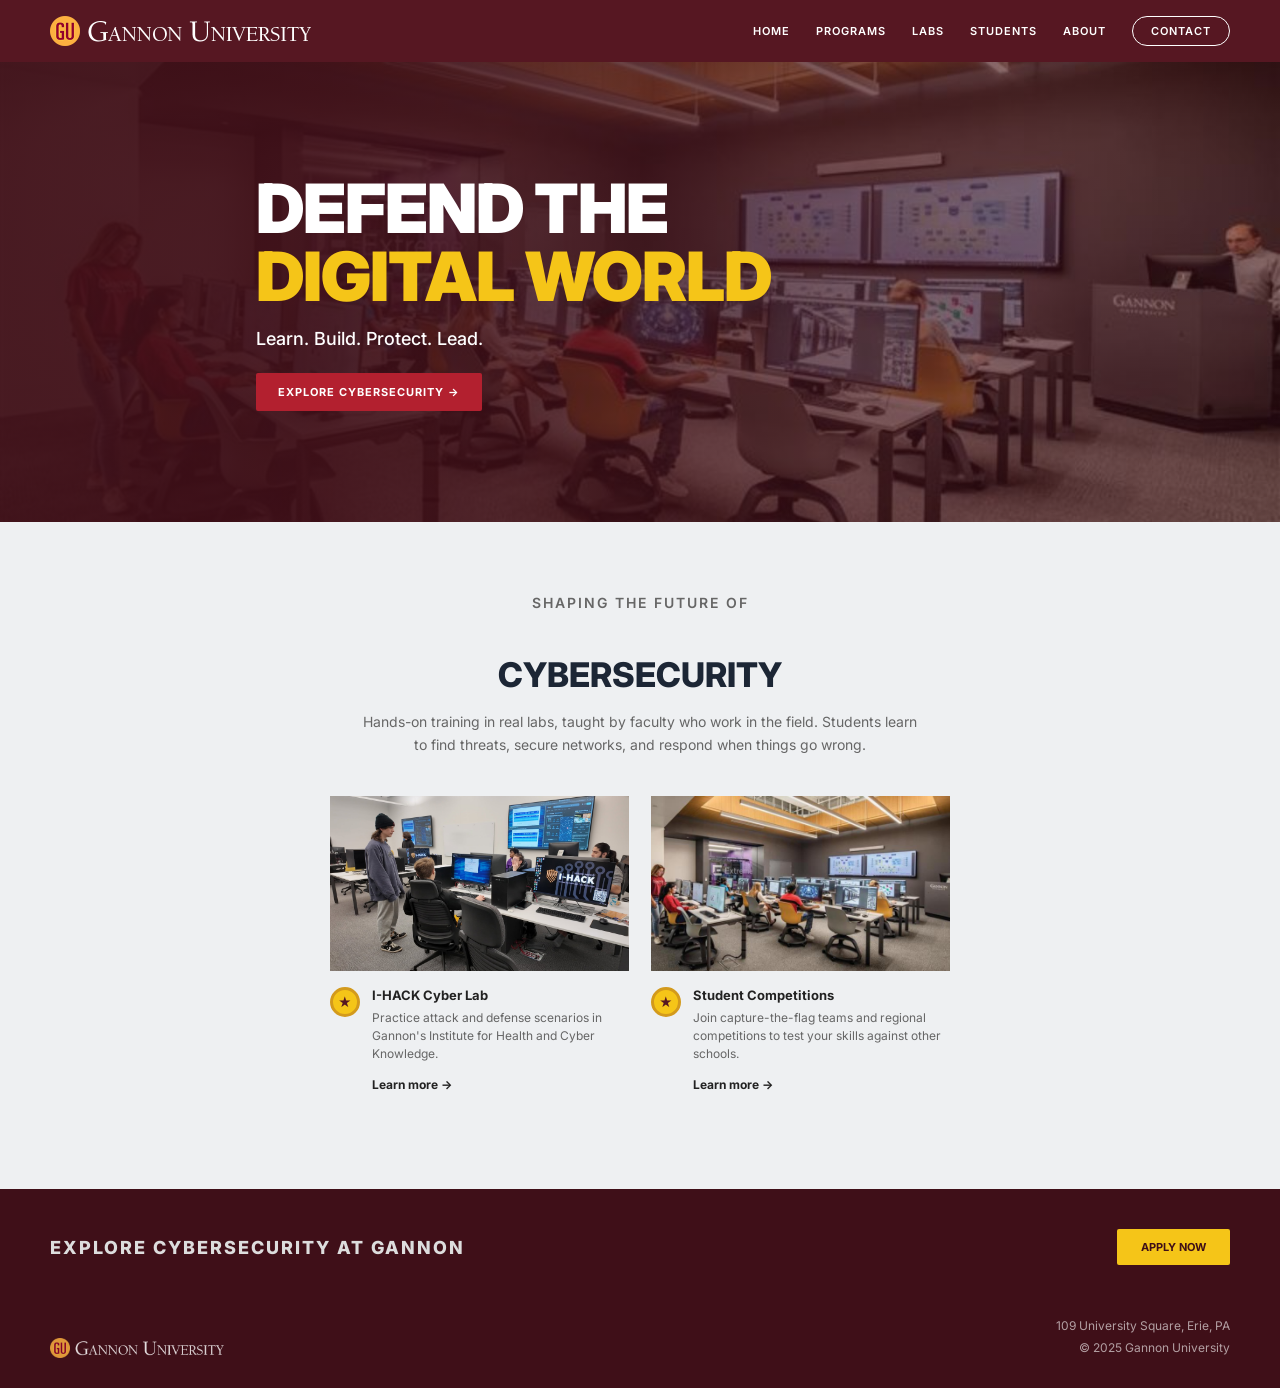
<file: gannon-cyber/index.html>
<!DOCTYPE html>
<html lang="en">
<head>
  <meta charset="UTF-8">
  <meta name="viewport" content="width=device-width, initial-scale=1.0">
  <title>Cybersecurity | Gannon University</title>
  <link href="https://fonts.googleapis.com/css2?family=Inter:wght@400;500;600;800;900&display=swap" rel="stylesheet">
  <style>
    :root {
      --maroon: #561722;
      --maroon-dark: #3f0f18;
      --gold: #f5c518;
      --red: #b3202f;
      --light: #eef0f2;
      --navy: #1c2635;
      --text: #222;
      --muted: #666;
    }

    * { margin: 0; padding: 0; box-sizing: border-box; }

    body {
      font-family: 'Inter', Arial, sans-serif;
      color: var(--text);
      background: #fff;
    }

    a { text-decoration: none; color: inherit; }

    /* Header */
    header {
      background: var(--maroon);
      padding: 16px 50px;
      display: flex;
      justify-content: space-between;
      align-items: center;
    }

    .logo img {
      height: 30px;
      display: block;
    }

    nav {
      display: flex;
      align-items: center;
      gap: 26px;
    }

    nav a {
      color: #fff;
      font-size: 11px;
      font-weight: 600;
      letter-spacing: 1px;
      text-transform: uppercase;
    }

    nav a:hover { color: var(--gold); }

    nav .contact-btn {
      border: 1.5px solid #fff;
      border-radius: 20px;
      padding: 7px 18px;
    }

    nav .contact-btn:hover {
      background: #fff;
      color: var(--maroon);
    }

    /* Hero */
    .hero {
      min-height: 460px;
      background:
        linear-gradient(90deg, rgba(63,15,24,0.93) 25%, rgba(63,15,24,0.7) 60%, rgba(63,15,24,0.5)),
        url('images/cybersecurity.jpg') center/cover no-repeat;
      display: flex;
      align-items: center;
      padding: 60px 50px 60px 20%;
    }

    .hero h1 {
      font-size: 68px;
      font-weight: 900;
      line-height: 1;
      letter-spacing: -1px;
      color: #fff;
      text-transform: uppercase;
    }

    .hero h1 span {
      display: block;
      color: var(--gold);
    }

    .hero p {
      color: #fff;
      font-size: 18px;
      font-weight: 500;
      margin: 18px 0 24px;
    }

    .btn-red {
      display: inline-block;
      background: var(--red);
      color: #fff;
      font-size: 11px;
      font-weight: 700;
      letter-spacing: 1px;
      text-transform: uppercase;
      padding: 12px 22px;
      border-radius: 2px;
    }

    .btn-red:hover { background: #8f1824; }

    /* Intro + cards */
    .intro {
      background: var(--light);
      padding: 70px 50px 80px;
      text-align: center;
    }

    .eyebrow {
      font-size: 10px;
      font-weight: 600;
      letter-spacing: 2px;
      text-transform: uppercase;
      color: var(--muted);
    }

    .intro h2 {
      font-size: 34px;
      font-weight: 800;
      color: var(--navy);
      margin: 10px 0 16px;
      text-transform: uppercase;
    }

    .intro > p {
      max-width: 560px;
      margin: 0 auto 40px;
      color: var(--muted);
      font-size: 14px;
      line-height: 1.6;
    }

    .cards {
      display: grid;
      grid-template-columns: repeat(2, 1fr);
      gap: 22px;
      max-width: 620px;
      margin: 0 auto;
      text-align: left;
    }

    .card img {
      width: 100%;
      height: 175px;
      object-fit: cover;
      display: block;
    }

    .card-body {
      display: flex;
      gap: 12px;
      padding: 16px 0;
    }

    .icon {
      flex-shrink: 0;
      width: 30px;
      height: 30px;
      border-radius: 50%;
      background: var(--gold);
      border: 3px solid #d39a1c;
      color: var(--maroon);
      display: grid;
      place-items: center;
      font-size: 13px;
    }

    .card-body h3 {
      font-size: 13px;
      font-weight: 700;
      margin-bottom: 6px;
    }

    .card-body p {
      font-size: 12px;
      color: var(--muted);
      line-height: 1.5;
      margin-bottom: 10px;
    }

    .card-body a {
      font-size: 12px;
      font-weight: 700;
      color: var(--text);
    }

    .card-body a:hover { color: var(--maroon); }

    /* CTA / footer */
    .cta {
      background: var(--maroon-dark);
      padding: 40px 50px 30px;
      color: #fff;
    }

    .cta-row {
      display: flex;
      justify-content: space-between;
      align-items: center;
      gap: 20px;
      margin-bottom: 50px;
    }

    .cta h2 {
      font-size: 18px;
      font-weight: 800;
      letter-spacing: 2px;
      color: #ddd;
      text-transform: uppercase;
    }

    .btn-gold {
      background: var(--gold);
      color: var(--maroon-dark);
      font-size: 11px;
      font-weight: 700;
      text-transform: uppercase;
      padding: 11px 24px;
      border-radius: 2px;
    }

    .btn-gold:hover { background: #ddb012; }

    .footer-row {
      display: flex;
      justify-content: space-between;
      align-items: flex-end;
      font-size: 12px;
      color: rgba(255,255,255,0.6);
    }

    .footer-row .logo img { height: 20px; opacity: 0.85; }

    .footer-links {
      text-align: right;
      line-height: 1.8;
    }

    /* Mobile */
    @media (max-width: 800px) {
      header { flex-direction: column; gap: 14px; padding: 16px 20px; }
      nav { flex-wrap: wrap; justify-content: center; gap: 14px; }
      .hero { padding: 50px 20px; }
      .hero h1 { font-size: 44px; }
      .intro { padding: 50px 20px; }
      .cards { grid-template-columns: 1fr; }
      .cta { padding: 40px 20px 24px; }
      .cta-row, .footer-row { flex-direction: column; align-items: center; text-align: center; gap: 16px; }
      .footer-links { text-align: center; }
    }
  </style>
</head>
<body>

  <header>
    <a href="#" class="logo"><img src="images/gannon-logo.png" alt="Gannon University"></a>
    <nav>
      <a href="#">Home</a>
      <a href="#">Programs</a>
      <a href="#">Labs</a>
      <a href="#">Students</a>
      <a href="#">About</a>
      <a href="#" class="contact-btn">Contact</a>
    </nav>
  </header>

  <section class="hero">
    <div>
      <h1>Defend the <span>Digital World</span></h1>
      <p>Learn. Build. Protect. Lead.</p>
      <a href="#" class="btn-red">Explore Cybersecurity &rarr;</a>
    </div>
  </section>

  <section class="intro">
    <p class="eyebrow">Shaping the future of</p>
    <h2>Cybersecurity</h2>
    <p>Hands-on training in real labs, taught by faculty who work in the field. Students learn to find threats, secure networks, and respond when things go wrong.</p>

    <div class="cards">
      <div class="card">
        <img src="images/students01.png" alt="Students working in the I-HACK lab">
        <div class="card-body">
          <div class="icon">&#9733;</div>
          <div>
            <h3>I-HACK Cyber Lab</h3>
            <p>Practice attack and defense scenarios in Gannon's Institute for Health and Cyber Knowledge.</p>
            <a href="#">Learn more &rarr;</a>
          </div>
        </div>
      </div>

      <div class="card">
        <img src="images/cybersecurity.jpg" alt="Students in the cybersecurity classroom">
        <div class="card-body">
          <div class="icon">&#9733;</div>
          <div>
            <h3>Student Competitions</h3>
            <p>Join capture-the-flag teams and regional competitions to test your skills against other schools.</p>
            <a href="#">Learn more &rarr;</a>
          </div>
        </div>
      </div>
    </div>
  </section>

  <section class="cta">
    <div class="cta-row">
      <h2>Explore Cybersecurity at Gannon</h2>
      <a href="#" class="btn-gold">Apply Now</a>
    </div>
    <div class="footer-row">
      <a href="#" class="logo"><img src="images/gannon-logo.png" alt="Gannon University"></a>
      <div class="footer-links">
        <div>109 University Square, Erie, PA</div>
        <div>&copy; 2025 Gannon University</div>
      </div>
    </div>
  </section>

</body>
</html>
</file>
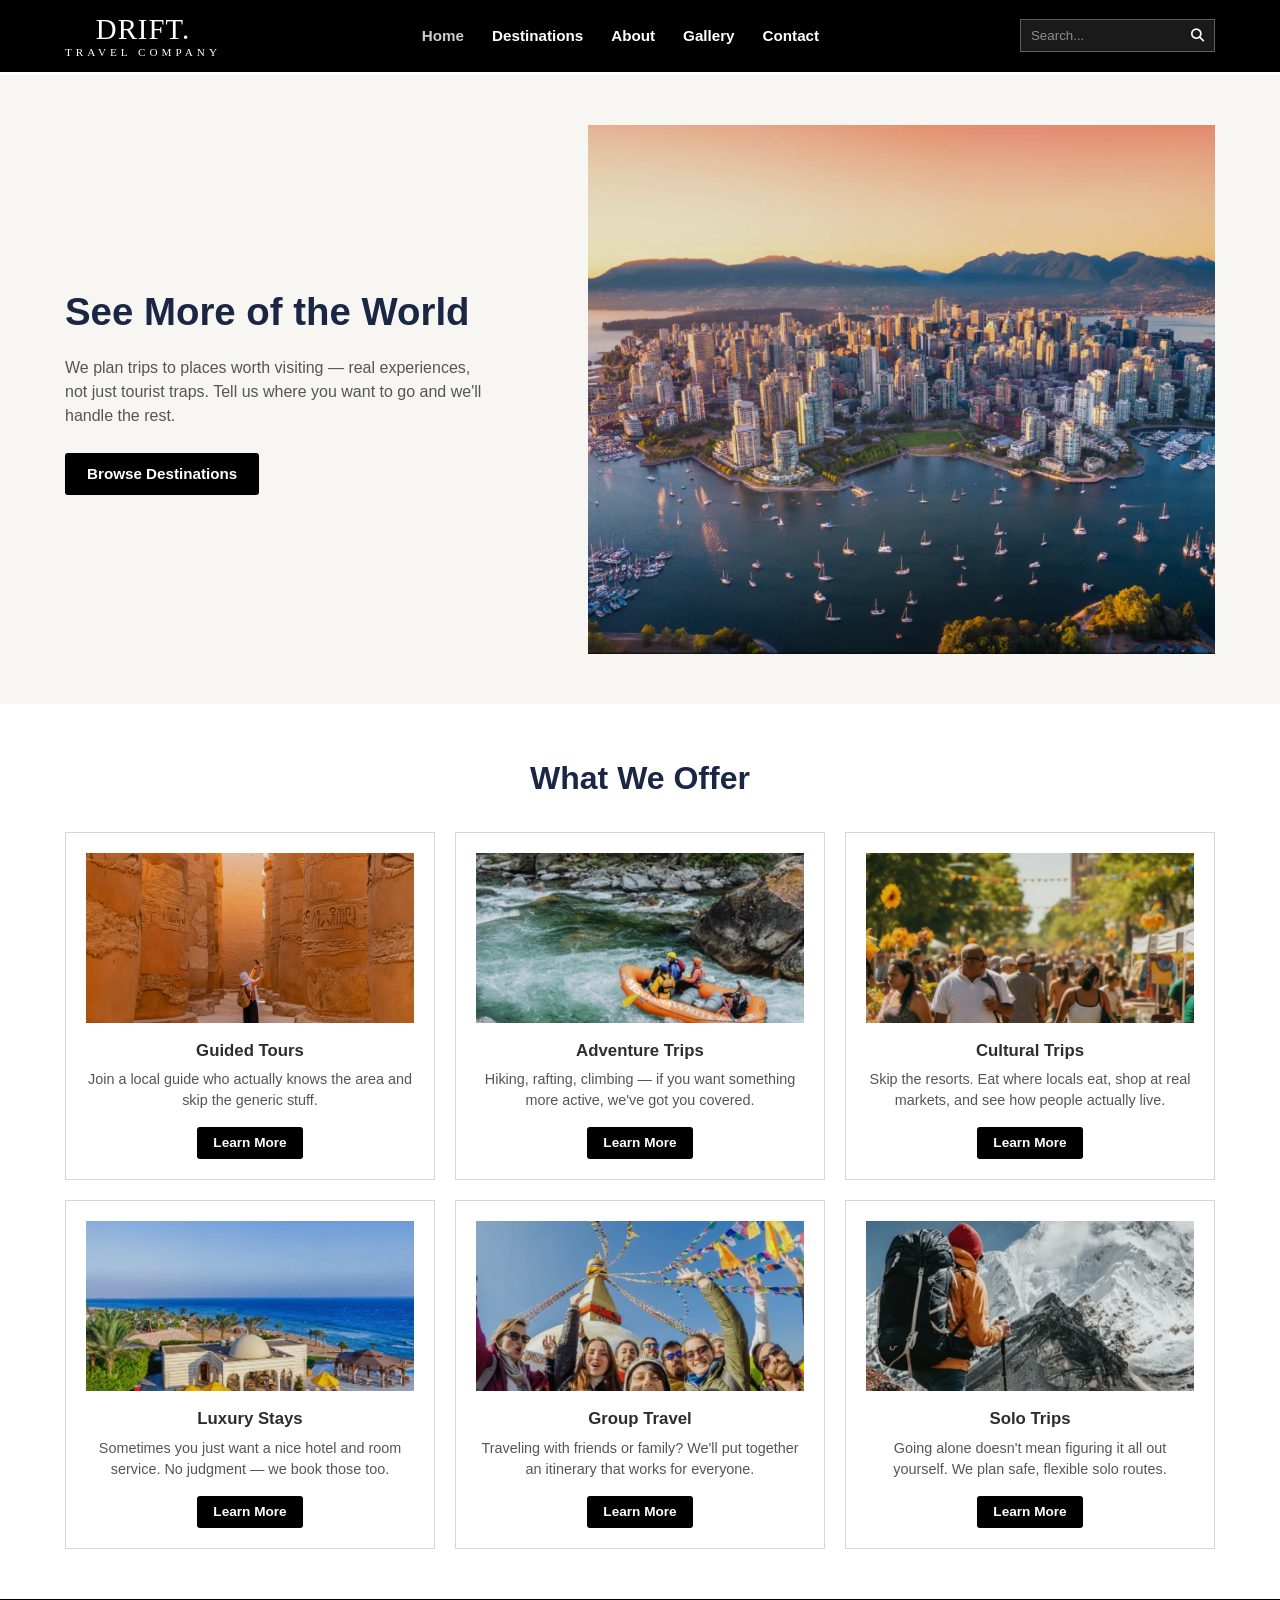
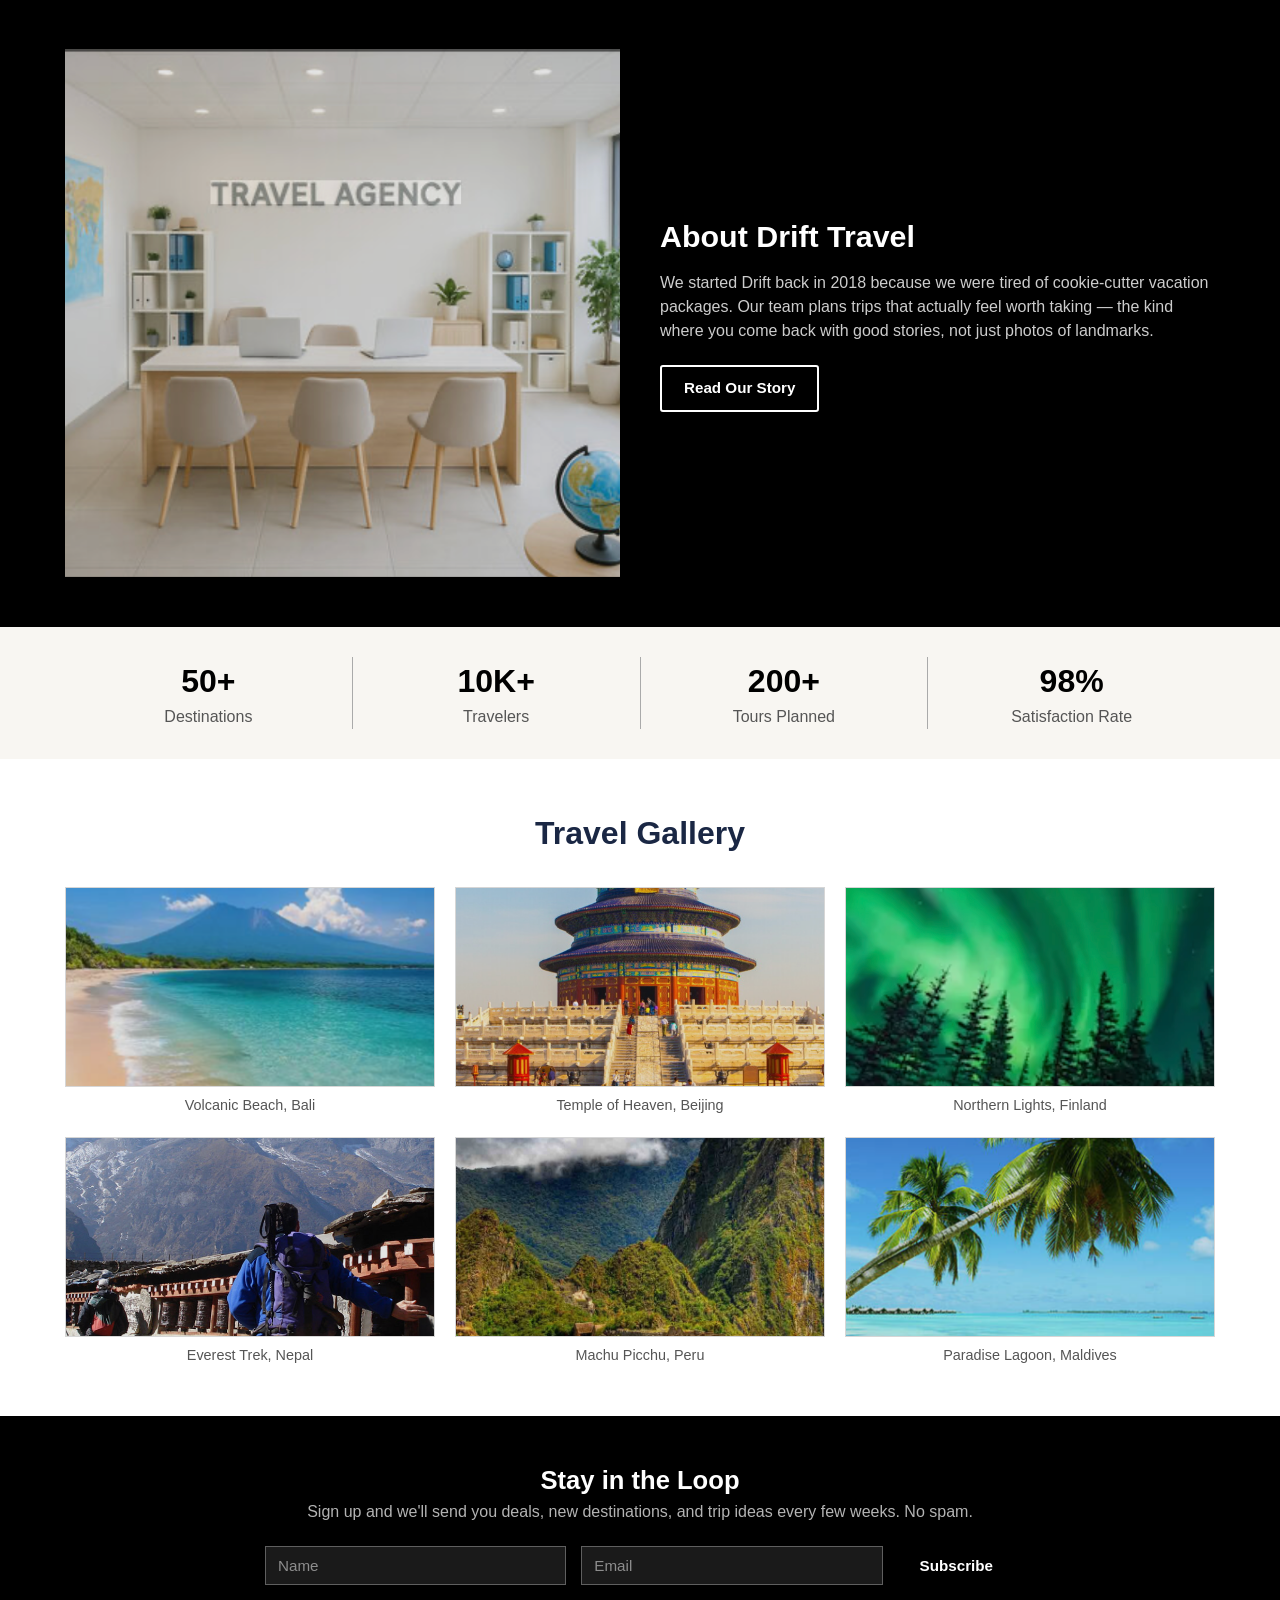
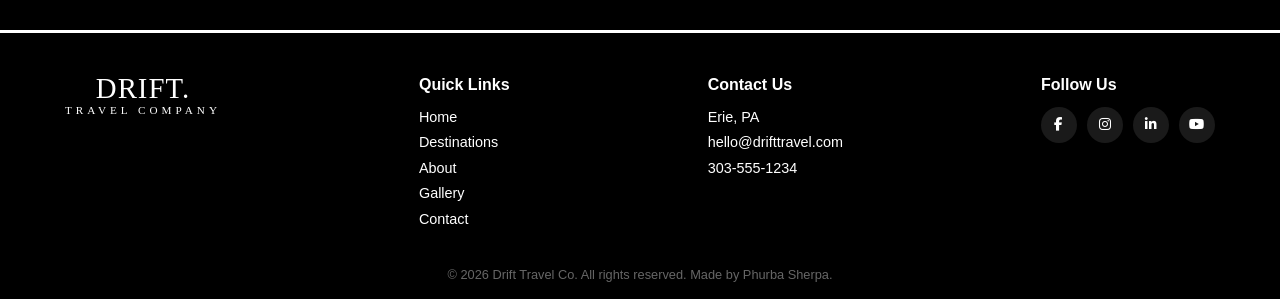
<file: Homework2/flexbox.html>
<!DOCTYPE html>
<html lang="en">
<head>
  <meta charset="UTF-8">
  <meta name="viewport" content="width=device-width, initial-scale=1.0">
  <title>Drift Travel Co. | Home</title>
  <link rel="stylesheet" href="https://cdnjs.cloudflare.com/ajax/libs/font-awesome/6.5.0/css/all.min.css">
  <link rel="stylesheet" href="flexbox.css">
</head>
<body>

  <!-- Header -->
  <header class="site-header">
    <div class="container header-inner">
      <a href="flexbox.html" class="logo">
        <span class="logo-main">DRIFT<span class="logo-accent">.</span></span>
        <span class="logo-sub">TRAVEL COMPANY</span>
      </a>

      <nav class="main-nav">
        <ul>
          <li><a href="flexbox.html" class="active">Home</a></li>
          <li><a href="grid.html">Destinations</a></li>
          <li><a href="#about">About</a></li>
          <li><a href="#gallery">Gallery</a></li>
          <li><a href="#contact">Contact</a></li>
        </ul>
      </nav>

      <form class="search" action="#">
        <input type="search" placeholder="Search...">
        <button type="submit"><i class="fa-solid fa-magnifying-glass"></i></button>
      </form>
    </div>
  </header>

  <main>

    <!-- Hero section -->
    <section class="hero">
      <div class="container hero-inner">
        <div class="hero-text">
          <h1>See More of the World</h1>
          <p>We plan trips to places worth visiting — real experiences, not just tourist traps. Tell us where you want to go and we'll handle the rest.</p>
          <a href="grid.html" class="btn">Browse Destinations</a>
        </div>
        <div class="hero-img">
          <img src="images/hero.png" alt="Aerial view of coastal city at sunset">
        </div>
      </div>
    </section>

    <!-- Services -->
    <section class="services" id="services">
      <div class="container">
        <h2 class="section-title">What We Offer</h2>
        <div class="card-row">
          <article class="card">
            <img src="images/guided-tours.png" alt="Tourist exploring ancient temple columns">
            <h3>Guided Tours</h3>
            <p>Join a local guide who actually knows the area and skip the generic stuff.</p>
            <a href="#" class="btn btn-small">Learn More</a>
          </article>
          <article class="card">
            <img src="images/adventure.png" alt="Group whitewater rafting through rapids">
            <h3>Adventure Trips</h3>
            <p>Hiking, rafting, climbing — if you want something more active, we've got you covered.</p>
            <a href="#" class="btn btn-small">Learn More</a>
          </article>
          <article class="card">
            <img src="images/cultural.png" alt="Vibrant street festival with local vendors">
            <h3>Cultural Trips</h3>
            <p>Skip the resorts. Eat where locals eat, shop at real markets, and see how people actually live.</p>
            <a href="#" class="btn btn-small">Learn More</a>
          </article>
          <article class="card">
            <img src="images/luxury.png" alt="Luxury beachfront resort with pool">
            <h3>Luxury Stays</h3>
            <p>Sometimes you just want a nice hotel and room service. No judgment — we book those too.</p>
            <a href="#" class="btn btn-small">Learn More</a>
          </article>
          <article class="card">
            <img src="images/group.png" alt="Group of friends traveling together">
            <h3>Group Travel</h3>
            <p>Traveling with friends or family? We'll put together an itinerary that works for everyone.</p>
            <a href="#" class="btn btn-small">Learn More</a>
          </article>
          <article class="card">
            <img src="images/solo.png" alt="Solo hiker facing mountain peaks">
            <h3>Solo Trips</h3>
            <p>Going alone doesn't mean figuring it all out yourself. We plan safe, flexible solo routes.</p>
            <a href="#" class="btn btn-small">Learn More</a>
          </article>
        </div>
      </div>
    </section>

    <!-- About -->
    <section class="about" id="about">
      <div class="container about-inner">
        <div class="about-img">
          <img src="images/about.png" alt="Drift Travel agency office">
        </div>
        <div class="about-text">
          <h2>About Drift Travel</h2>
          <p>We started Drift back in 2018 because we were tired of cookie-cutter vacation packages. Our team plans trips that actually feel worth taking — the kind where you come back with good stories, not just photos of landmarks.</p>
          <a href="#" class="btn btn-outline">Read Our Story</a>
        </div>
      </div>
    </section>

    <!-- Stats -->
    <section class="stats">
      <div class="container stats-row">
        <div class="stat">
          <span class="stat-num">50+</span>
          <span class="stat-label">Destinations</span>
        </div>
        <div class="stat">
          <span class="stat-num">10K+</span>
          <span class="stat-label">Travelers</span>
        </div>
        <div class="stat">
          <span class="stat-num">200+</span>
          <span class="stat-label">Tours Planned</span>
        </div>
        <div class="stat">
          <span class="stat-num">98%</span>
          <span class="stat-label">Satisfaction Rate</span>
        </div>
      </div>
    </section>

    <!-- Gallery -->
    <section class="gallery" id="gallery">
      <div class="container">
        <h2 class="section-title">Travel Gallery</h2>
        <div class="gallery-row">
          <figure>
            <img src="images/gallery1.png" alt="Turquoise beach with volcano">
            <figcaption>Volcanic Beach, Bali</figcaption>
          </figure>
          <figure>
            <img src="images/gallery2.png" alt="Temple of Heaven in Beijing">
            <figcaption>Temple of Heaven, Beijing</figcaption>
          </figure>
          <figure>
            <img src="images/gallery3.png" alt="Northern lights over snowy forest">
            <figcaption>Northern Lights, Finland</figcaption>
          </figure>
          <figure>
            <img src="images/gallery4.png" alt="Trekker in Himalayan village">
            <figcaption>Everest Trek, Nepal</figcaption>
          </figure>
          <figure>
            <img src="images/gallery5.png" alt="Machu Picchu ruins">
            <figcaption>Machu Picchu, Peru</figcaption>
          </figure>
          <figure>
            <img src="images/gallery6.png" alt="Palm tree over turquoise lagoon">
            <figcaption>Paradise Lagoon, Maldives</figcaption>
          </figure>
        </div>
      </div>
    </section>

    <!-- Newsletter -->
    <section class="newsletter" id="contact">
      <div class="container">
        <h2>Stay in the Loop</h2>
        <p>Sign up and we'll send you deals, new destinations, and trip ideas every few weeks. No spam.</p>
        <form class="newsletter-form" action="#">
          <input type="text" name="name" placeholder="Name" required>
          <input type="email" name="email" placeholder="Email" required>
          <button type="submit" class="btn">Subscribe</button>
        </form>
      </div>
    </section>

  </main>

  <!-- Footer -->
  <footer class="site-footer">
    <div class="container footer-inner">
      <a href="flexbox.html" class="logo">
        <span class="logo-main">DRIFT<span class="logo-accent">.</span></span>
        <span class="logo-sub">TRAVEL COMPANY</span>
      </a>

      <div class="footer-col">
        <h4>Quick Links</h4>
        <ul>
          <li><a href="flexbox.html">Home</a></li>
          <li><a href="grid.html">Destinations</a></li>
          <li><a href="#about">About</a></li>
          <li><a href="#gallery">Gallery</a></li>
          <li><a href="#contact">Contact</a></li>
        </ul>
      </div>

      <div class="footer-col">
        <h4>Contact Us</h4>
        <ul>
          <li>Erie, PA</li>
          <li><a href="mailto:hello@drifttravel.com">hello@drifttravel.com</a></li>
          <li><a href="tel:3035551234">303-555-1234</a></li>
        </ul>
      </div>

      <div class="footer-col">
        <h4>Follow Us</h4>
        <div class="social">
          <a href="#"><i class="fa-brands fa-facebook-f"></i></a>
          <a href="#"><i class="fa-brands fa-instagram"></i></a>
          <a href="#"><i class="fa-brands fa-linkedin-in"></i></a>
          <a href="#"><i class="fa-brands fa-youtube"></i></a>
        </div>
      </div>
    </div>
    <p class="copyright">&copy; 2026 Drift Travel Co. All rights reserved. Made by Phurba Sherpa.</p>
  </footer>

</body>
</html>
</file>
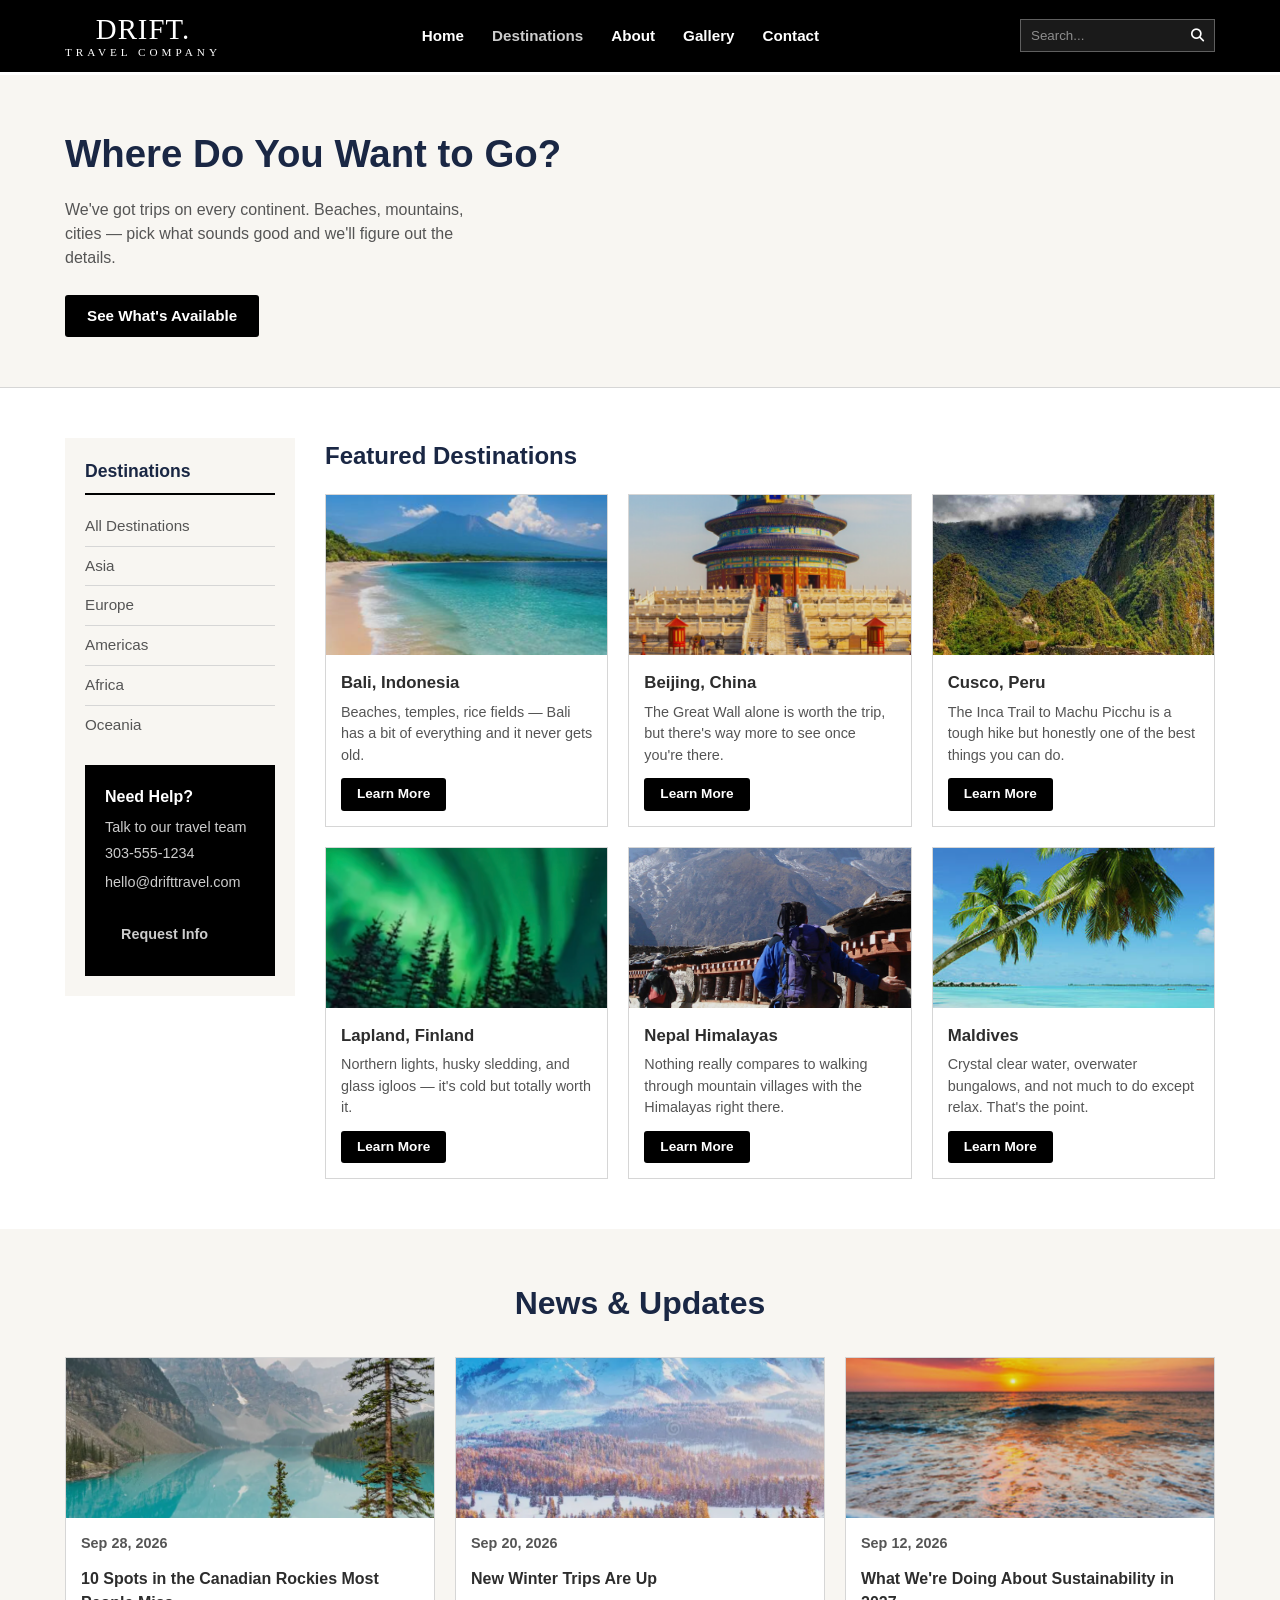
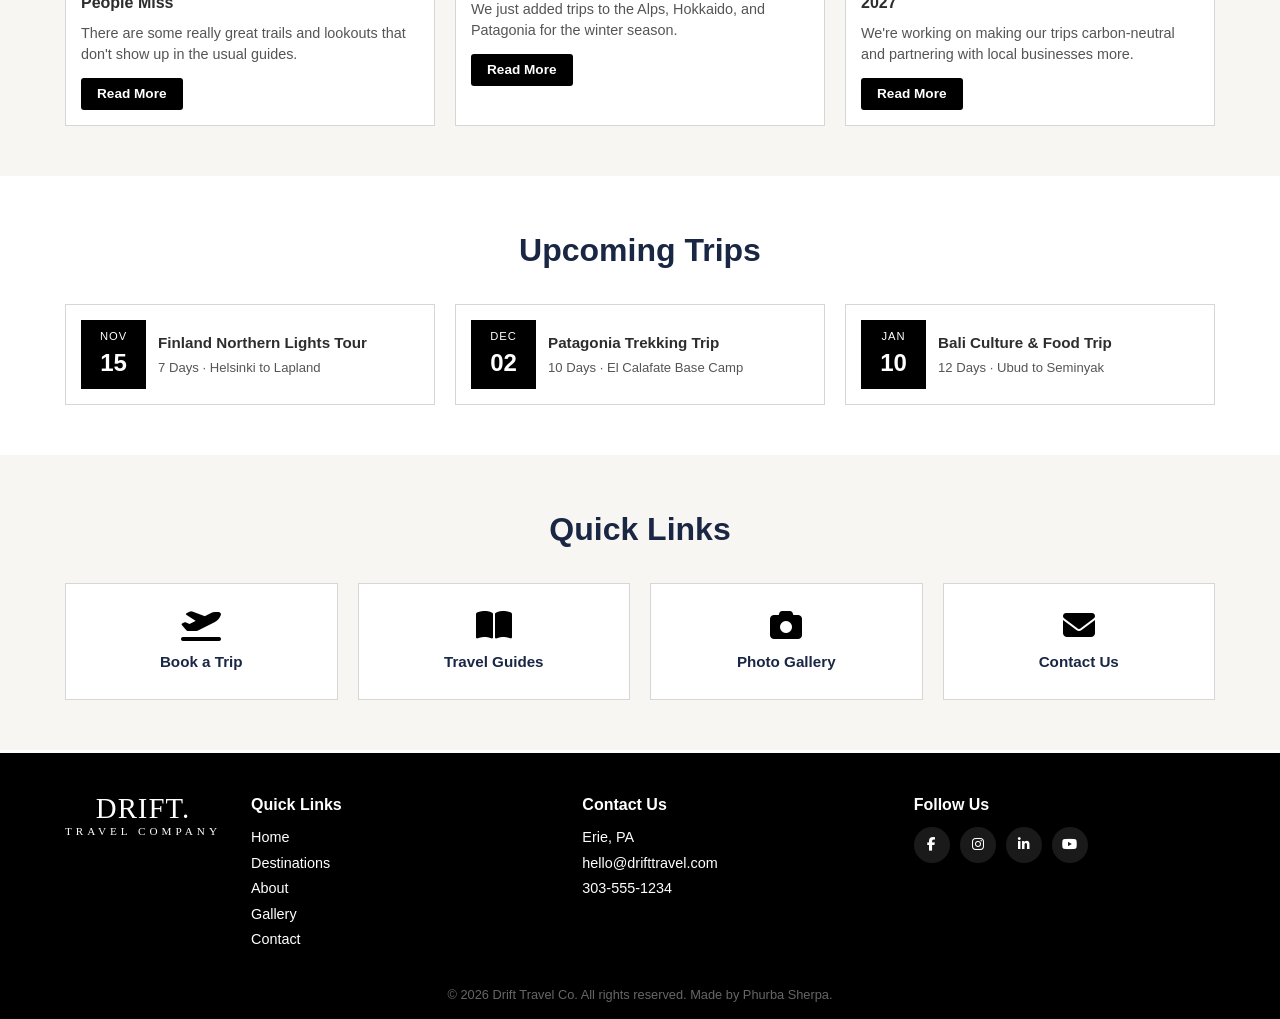
<file: Homework2/grid.html>
<!DOCTYPE html>
<html lang="en">
<head>
  <meta charset="UTF-8">
  <meta name="viewport" content="width=device-width, initial-scale=1.0">
  <title>Drift Travel Co. | Destinations</title>
  <link rel="stylesheet" href="https://cdnjs.cloudflare.com/ajax/libs/font-awesome/6.5.0/css/all.min.css">
  <link rel="stylesheet" href="grid.css">
</head>
<body>

  <!-- Header -->
  <header class="site-header">
    <div class="container header-inner">
      <a href="flexbox.html" class="logo">
        <span class="logo-main">DRIFT<span class="logo-accent">.</span></span>
        <span class="logo-sub">TRAVEL COMPANY</span>
      </a>

      <nav class="main-nav">
        <ul>
          <li><a href="flexbox.html">Home</a></li>
          <li><a href="grid.html" class="active">Destinations</a></li>
          <li><a href="flexbox.html#about">About</a></li>
          <li><a href="flexbox.html#gallery">Gallery</a></li>
          <li><a href="flexbox.html#contact">Contact</a></li>
        </ul>
      </nav>

      <form class="search" action="#">
        <input type="search" placeholder="Search...">
        <button type="submit"><i class="fa-solid fa-magnifying-glass"></i></button>
      </form>
    </div>
  </header>

  <main>

    <!-- Banner -->
    <section class="banner">
      <div class="container">
        <h1>Where Do You Want to Go?</h1>
        <p>We've got trips on every continent. Beaches, mountains, cities — pick what sounds good and we'll figure out the details.</p>
        <a href="#featured" class="btn">See What's Available</a>
      </div>
    </section>

    <!-- Sidebar + destination cards -->
    <section class="content-area" id="featured">
      <div class="container content-layout">

        <aside class="sidebar">
          <h3>Destinations</h3>
          <ul>
            <li><a href="#">All Destinations</a></li>
            <li><a href="#">Asia</a></li>
            <li><a href="#">Europe</a></li>
            <li><a href="#">Americas</a></li>
            <li><a href="#">Africa</a></li>
            <li><a href="#">Oceania</a></li>
          </ul>

          <div class="help-box">
            <h4>Need Help?</h4>
            <p>Talk to our travel team</p>
            <p>303-555-1234</p>
            <a href="mailto:hello@drifttravel.com">hello@drifttravel.com</a>
            <br><br>
            <a href="#" class="btn btn-small">Request Info</a>
          </div>
        </aside>

        <div class="main-content">
          <h2>Featured Destinations</h2>
          <div class="featured-grid">
            <article class="dest-card">
              <img src="images/gallery1.png" alt="Beach with volcano in background">
              <div class="dest-card-body">
                <h3>Bali, Indonesia</h3>
                <p>Beaches, temples, rice fields — Bali has a bit of everything and it never gets old.</p>
                <a href="#" class="btn btn-small">Learn More</a>
              </div>
            </article>
            <article class="dest-card">
              <img src="images/gallery2.png" alt="Temple of Heaven in Beijing">
              <div class="dest-card-body">
                <h3>Beijing, China</h3>
                <p>The Great Wall alone is worth the trip, but there's way more to see once you're there.</p>
                <a href="#" class="btn btn-small">Learn More</a>
              </div>
            </article>
            <article class="dest-card">
              <img src="images/gallery5.png" alt="Machu Picchu ruins">
              <div class="dest-card-body">
                <h3>Cusco, Peru</h3>
                <p>The Inca Trail to Machu Picchu is a tough hike but honestly one of the best things you can do.</p>
                <a href="#" class="btn btn-small">Learn More</a>
              </div>
            </article>
            <article class="dest-card">
              <img src="images/gallery3.png" alt="Northern lights over snowy forest">
              <div class="dest-card-body">
                <h3>Lapland, Finland</h3>
                <p>Northern lights, husky sledding, and glass igloos — it's cold but totally worth it.</p>
                <a href="#" class="btn btn-small">Learn More</a>
              </div>
            </article>
            <article class="dest-card">
              <img src="images/gallery4.png" alt="Trekker in Himalayan village">
              <div class="dest-card-body">
                <h3>Nepal Himalayas</h3>
                <p>Nothing really compares to walking through mountain villages with the Himalayas right there.</p>
                <a href="#" class="btn btn-small">Learn More</a>
              </div>
            </article>
            <article class="dest-card">
              <img src="images/gallery6.png" alt="Palm tree over turquoise water">
              <div class="dest-card-body">
                <h3>Maldives</h3>
                <p>Crystal clear water, overwater bungalows, and not much to do except relax. That's the point.</p>
                <a href="#" class="btn btn-small">Learn More</a>
              </div>
            </article>
          </div>
        </div>

      </div>
    </section>

    <!-- News -->
    <section class="news">
      <div class="container">
        <h2 class="section-title">News &amp; Updates</h2>
        <div class="news-grid">
          <article class="news-card">
            <img src="images/news1.png" alt="Hiker at turquoise alpine lake">
            <div class="news-card-body">
              <p class="news-date">Sep 28, 2026</p>
              <h3>10 Spots in the Canadian Rockies Most People Miss</h3>
              <p>There are some really great trails and lookouts that don't show up in the usual guides.</p>
              <a href="#" class="btn btn-small">Read More</a>
            </div>
          </article>
          <article class="news-card">
            <img src="images/news2.png" alt="Snow-covered mountain panorama">
            <div class="news-card-body">
              <p class="news-date">Sep 20, 2026</p>
              <h3>New Winter Trips Are Up</h3>
              <p>We just added trips to the Alps, Hokkaido, and Patagonia for the winter season.</p>
              <a href="#" class="btn btn-small">Read More</a>
            </div>
          </article>
          <article class="news-card">
            <img src="images/news3.png" alt="Golden sunset over ocean waves">
            <div class="news-card-body">
              <p class="news-date">Sep 12, 2026</p>
              <h3>What We're Doing About Sustainability in 2027</h3>
              <p>We're working on making our trips carbon-neutral and partnering with local businesses more.</p>
              <a href="#" class="btn btn-small">Read More</a>
            </div>
          </article>
        </div>
      </div>
    </section>

    <!-- Trips -->
    <section class="events">
      <div class="container">
        <h2 class="section-title">Upcoming Trips</h2>
        <div class="events-grid">
          <div class="event-card">
            <div class="event-date-box">
              <span class="event-month">Nov</span>
              <span class="event-day">15</span>
            </div>
            <div class="event-info">
              <h4>Finland Northern Lights Tour</h4>
              <p>7 Days &middot; Helsinki to Lapland</p>
            </div>
          </div>
          <div class="event-card">
            <div class="event-date-box">
              <span class="event-month">Dec</span>
              <span class="event-day">02</span>
            </div>
            <div class="event-info">
              <h4>Patagonia Trekking Trip</h4>
              <p>10 Days &middot; El Calafate Base Camp</p>
            </div>
          </div>
          <div class="event-card">
            <div class="event-date-box">
              <span class="event-month">Jan</span>
              <span class="event-day">10</span>
            </div>
            <div class="event-info">
              <h4>Bali Culture &amp; Food Trip</h4>
              <p>12 Days &middot; Ubud to Seminyak</p>
            </div>
          </div>
        </div>
      </div>
    </section>

    <!-- Quick Links -->
    <section class="quick-links">
      <div class="container">
        <h2 class="section-title">Quick Links</h2>
        <div class="quick-links-grid">
          <a href="#" class="quick-link-item">
            <i class="fa-solid fa-plane-departure"></i>
            <span>Book a Trip</span>
          </a>
          <a href="#" class="quick-link-item">
            <i class="fa-solid fa-book-open"></i>
            <span>Travel Guides</span>
          </a>
          <a href="#" class="quick-link-item">
            <i class="fa-solid fa-camera"></i>
            <span>Photo Gallery</span>
          </a>
          <a href="#" class="quick-link-item">
            <i class="fa-solid fa-envelope"></i>
            <span>Contact Us</span>
          </a>
        </div>
      </div>
    </section>

  </main>

  <!-- Footer -->
  <footer class="site-footer">
    <div class="container footer-inner">
      <a href="flexbox.html" class="logo">
        <span class="logo-main">DRIFT<span class="logo-accent">.</span></span>
        <span class="logo-sub">TRAVEL COMPANY</span>
      </a>

      <div class="footer-col">
        <h4>Quick Links</h4>
        <ul>
          <li><a href="flexbox.html">Home</a></li>
          <li><a href="grid.html">Destinations</a></li>
          <li><a href="flexbox.html#about">About</a></li>
          <li><a href="flexbox.html#gallery">Gallery</a></li>
          <li><a href="flexbox.html#contact">Contact</a></li>
        </ul>
      </div>

      <div class="footer-col">
        <h4>Contact Us</h4>
        <ul>
          <li>Erie, PA</li>
          <li><a href="mailto:hello@drifttravel.com">hello@drifttravel.com</a></li>
          <li><a href="tel:3035551234">303-555-1234</a></li>
        </ul>
      </div>

      <div class="footer-col">
        <h4>Follow Us</h4>
        <div class="social">
          <a href="#"><i class="fa-brands fa-facebook-f"></i></a>
          <a href="#"><i class="fa-brands fa-instagram"></i></a>
          <a href="#"><i class="fa-brands fa-linkedin-in"></i></a>
          <a href="#"><i class="fa-brands fa-youtube"></i></a>
        </div>
      </div>
    </div>
    <p class="copyright">&copy; 2026 Drift Travel Co. All rights reserved. Made by Phurba Sherpa.</p>
  </footer>

</body>
</html>
</file>
<file: Homework2/flexbox.css>
* {
  margin: 0;
  padding: 0;
  box-sizing: border-box;
}

body {
  font-family: "Segoe UI", Arial, sans-serif;
  color: #2d2d2d;
  line-height: 1.5;
  background: #fff;
}

img {
  display: block;
  width: 100%;
  height: auto;
}

a {
  color: inherit;
  text-decoration: none;
}

ul {
  list-style: none;
}

.container {
  width: 90%;
  max-width: 1150px;
  margin: 0 auto;
}

.section-title {
  text-align: center;
  font-size: 2rem;
  font-weight: 700;
  color: #1a2744;
  margin-bottom: 30px;
}

.btn {
  display: inline-block;
  background: #000;
  color: #fff;
  padding: 10px 22px;
  border: none;
  border-radius: 3px;
  font-size: 0.95rem;
  font-weight: 600;
  cursor: pointer;
}

.btn:hover {
  background: #333;
}

.btn-small {
  padding: 6px 16px;
  font-size: 0.85rem;
}

.btn-outline {
  background: transparent;
  border: 2px solid #fff;
  color: #fff;
}

.btn-outline:hover {
  background: #fff;
  color: #000;
}

/* ---------- Logo ---------- */
.logo {
  display: flex;
  flex-direction: column;
  align-items: center;
  font-family: Georgia, "Times New Roman", serif;
  line-height: 1.1;
}

.logo-main {
  font-size: 1.8rem;
  letter-spacing: 1px;
}

.logo-accent {
  color: #fff;
}

.logo-sub {
  font-size: 0.7rem;
  letter-spacing: 4px;
}

/* ---------- Header ---------- */
.site-header {
  border-bottom: 3px solid #fff;
  background: #000;
  color: #fff;
  padding: 14px 0;
}

.header-inner {
  display: flex;
  justify-content: space-between;
  align-items: center;
  gap: 20px;
}

.main-nav ul {
  display: flex;
  gap: 28px;
}

.main-nav a {
  font-weight: 600;
  font-size: 0.95rem;
}

.main-nav a:hover,
.main-nav a.active {
  color: #ccc;
}

.search {
  display: flex;
  align-items: center;
  border: 1px solid rgba(255, 255, 255, 0.3);
  background: rgba(255, 255, 255, 0.1);
}

.search input {
  border: none;
  background: transparent;
  color: #fff;
  padding: 8px 10px;
  outline: none;
  width: 160px;
}

.search input::placeholder {
  color: rgba(255, 255, 255, 0.5);
}

.search button {
  display: flex;
  background: none;
  border: none;
  color: #fff;
  padding: 0 10px;
  cursor: pointer;
}

/* ---------- Hero ---------- */
.hero {
  background: #f8f6f2;
  padding: 50px 0;
}

.hero-inner {
  display: flex;
  align-items: center;
  gap: 40px;
}

.hero-text {
  flex: 1;
}

.hero-text h1 {
  font-size: 2.4rem;
  color: #1a2744;
  margin-bottom: 15px;
}

.hero-text p {
  color: #555;
  margin-bottom: 25px;
  max-width: 420px;
}

.hero-img {
  flex: 1.3;
}

/* ---------- Services ---------- */
.services {
  padding: 50px 0;
}

.card-row {
  display: flex;
  flex-wrap: wrap;
  gap: 20px;
}

.card {
  flex: 1 1 calc(33.333% - 20px);
  display: flex;
  flex-direction: column;
  align-items: center;
  text-align: center;
  border: 1px solid #d6d6d6;
  padding: 20px;
}

.card img {
  width: 100%;
  height: 170px;
  object-fit: cover;
  margin-bottom: 15px;
}

.card h3 {
  font-size: 1.05rem;
  margin-bottom: 6px;
}

.card p {
  font-size: 0.9rem;
  color: #555;
  margin-bottom: 15px;
  flex-grow: 1;
}

/* ---------- About ---------- */
.about {
  background: #000;
  color: #fff;
  padding: 50px 0;
}

.about-inner {
  display: flex;
  align-items: center;
  gap: 40px;
}

.about-img {
  flex: 1;
}

.about-text {
  flex: 1;
}

.about-text h2 {
  font-size: 1.9rem;
  margin-bottom: 12px;
  color: #fff;
}

.about-text p {
  color: rgba(255, 255, 255, 0.8);
  margin-bottom: 22px;
}

/* ---------- Stats ---------- */
.stats {
  background: #f8f6f2;
  padding: 30px 0;
}

.stats-row {
  display: flex;
  justify-content: space-between;
}

.stat {
  flex: 1;
  display: flex;
  flex-direction: column;
  align-items: center;
  border-left: 1px solid #aaa;
}

.stat:first-child {
  border-left: none;
}

.stat-num {
  font-size: 2rem;
  font-weight: 700;
  color: #000;
}

.stat-label {
  color: #555;
}

/* ---------- Gallery ---------- */
.gallery {
  padding: 50px 0;
}

.gallery-row {
  display: flex;
  flex-wrap: wrap;
  gap: 20px;
}

.gallery-row figure {
  flex: 1 1 calc(33.333% - 20px);
}

.gallery-row img {
  border: 1px solid #d6d6d6;
  height: 200px;
  object-fit: cover;
}

.gallery-row figcaption {
  text-align: center;
  font-size: 0.9rem;
  color: #555;
  margin-top: 8px;
}

/* ---------- Newsletter ---------- */
.newsletter {
  background: #000;
  padding: 45px 0;
  text-align: center;
  color: #fff;
}

.newsletter h2 {
  font-size: 1.6rem;
}

.newsletter p {
  color: rgba(255, 255, 255, 0.7);
  margin-bottom: 22px;
}

.newsletter-form {
  display: flex;
  justify-content: center;
  gap: 15px;
  max-width: 750px;
  margin: 0 auto;
}

.newsletter-form input {
  flex: 1;
  padding: 10px 12px;
  border: 1px solid rgba(255, 255, 255, 0.3);
  background: rgba(255, 255, 255, 0.1);
  color: #fff;
  font-size: 0.95rem;
}

.newsletter-form input::placeholder {
  color: rgba(255, 255, 255, 0.5);
}

/* ---------- Footer ---------- */
.site-footer {
  border-top: 3px solid #fff;
  background: #000;
  color: #fff;
  padding: 40px 0 15px;
}

.footer-inner {
  display: flex;
  justify-content: space-between;
  align-items: flex-start;
  gap: 30px;
}

.footer-col h4 {
  color: #fff;
  margin-bottom: 10px;
}

.footer-col li {
  font-size: 0.9rem;
  margin-bottom: 4px;
}

.footer-col a:hover {
  color: #ccc;
}

.social {
  display: flex;
  gap: 10px;
}

.social a {
  display: flex;
  align-items: center;
  justify-content: center;
  width: 36px;
  height: 36px;
  background: rgba(255, 255, 255, 0.1);
  color: #fff;
  font-weight: 700;
  font-size: 0.85rem;
  border-radius: 50%;
}

.social a:hover {
  background: #fff;
  color: #000;


}

.copyright {
  text-align: center;
  font-size: 0.8rem;
  color: rgba(255, 255, 255, 0.4);
  margin-top: 30px;
}

/* ---------- Responsive ---------- */
@media (max-width: 900px) {
  .header-inner {
    flex-direction: column;
  }

  .card,
  .gallery-row figure {
    flex-basis: calc(50% - 20px);
  }

  .footer-inner {
    flex-wrap: wrap;
  }
}

@media (max-width: 650px) {
  .main-nav ul {
    flex-wrap: wrap;
    justify-content: center;
    gap: 15px;
  }

  .hero-inner,
  .about-inner,
  .newsletter-form,
  .footer-inner {
    flex-direction: column;
  }

  .stats-row {
    flex-wrap: wrap;
    gap: 20px 0;
  }

  .stat {
    flex-basis: 50%;
    border-left: none;
  }

  .card,
  .gallery-row figure {
    flex-basis: 100%;
  }
}
</file>
<file: Homework2/grid.css>
* {
  margin: 0;
  padding: 0;
  box-sizing: border-box;
}

body {
  font-family: "Segoe UI", Arial, sans-serif;
  color: #2d2d2d;
  line-height: 1.5;
  background: #fff;
}

img {
  display: block;
  width: 100%;
  height: auto;
}

a {
  color: inherit;
  text-decoration: none;
}

ul {
  list-style: none;
}

.container {
  width: 90%;
  max-width: 1150px;
  margin: 0 auto;
}

.section-title {
  text-align: center;
  font-size: 2rem;
  font-weight: 700;
  color: #1a2744;
  margin-bottom: 30px;
}

.btn {
  display: inline-block;
  background: #000;
  color: #fff;
  padding: 10px 22px;
  border: none;
  border-radius: 3px;
  font-size: 0.95rem;
  font-weight: 600;
  cursor: pointer;
}

.btn:hover {
  background: #333;
}

.btn-small {
  padding: 6px 16px;
  font-size: 0.85rem;
}

/* ---------- Logo ---------- */
.logo {
  font-family: Georgia, "Times New Roman", serif;
  line-height: 1.1;
  text-align: center;
}

.logo-main {
  font-size: 1.8rem;
  letter-spacing: 1px;
  display: block;
}

.logo-accent {
  color: #fff;
}

.logo-sub {
  font-size: 0.7rem;
  letter-spacing: 4px;
  display: block;
}

/* ---------- Header ---------- */
.site-header {
  border-bottom: 3px solid #fff;
  background: #000;
  color: #fff;
  padding: 14px 0;
}

.header-inner {
  display: grid;
  grid-template-columns: auto 1fr auto;
  align-items: center;
  gap: 20px;
}

.main-nav ul {
  display: grid;
  grid-auto-flow: column;
  gap: 28px;
  justify-content: center;
}

.main-nav a {
  font-weight: 600;
  font-size: 0.95rem;
}

.main-nav a:hover,
.main-nav a.active {
  color: #ccc;
}

.search {
  display: grid;
  grid-template-columns: 1fr auto;
  align-items: center;
  border: 1px solid rgba(255, 255, 255, 0.3);
  background: rgba(255, 255, 255, 0.1);
}

.search input {
  border: none;
  background: transparent;
  color: #fff;
  padding: 8px 10px;
  outline: none;
  width: 160px;
}

.search input::placeholder {
  color: rgba(255, 255, 255, 0.5);
}

.search button {
  background: none;
  border: none;
  color: #fff;
  padding: 0 10px;
  cursor: pointer;
}

/* ---------- Banner ---------- */
.banner {
  background: #f8f6f2;
  padding: 50px 0;
  border-bottom: 1px solid #d6d6d6;
}

.banner h1 {
  font-size: 2.4rem;
  color: #1a2744;
  margin-bottom: 15px;
}

.banner p {
  color: #555;
  margin-bottom: 25px;
  max-width: 420px;
}

/* ---------- Sidebar + Main ---------- */
.content-area {
  padding: 50px 0;
}

.content-layout {
  display: grid;
  grid-template-columns: 230px 1fr;
  gap: 30px;
}

.sidebar {
  background: #f8f6f2;
  padding: 20px;
  align-self: start;
}

.sidebar h3 {
  font-size: 1.1rem;
  color: #1a2744;
  margin-bottom: 12px;
  padding-bottom: 8px;
  border-bottom: 2px solid #000;
}

.sidebar ul li {
  padding: 8px 0;
  border-bottom: 1px solid #d6d6d6;
  font-size: 0.95rem;
  color: #555;
}

.sidebar ul li:last-child {
  border-bottom: none;
}

.sidebar ul a:hover {
  color: #000;
}

.help-box {
  background: #000;
  color: #fff;
  padding: 20px;
  margin-top: 20px;
}

.help-box h4 {
  color: #fff;
  margin-bottom: 8px;
}

.help-box p,
.help-box a {
  font-size: 0.9rem;
  color: rgba(255, 255, 255, 0.8);
  margin-bottom: 5px;
}

/* ---------- Featured Cards ---------- */
.main-content h2 {
  font-size: 1.5rem;
  color: #1a2744;
  margin-bottom: 20px;
}

.featured-grid {
  display: grid;
  grid-template-columns: repeat(3, 1fr);
  gap: 20px;
}

.dest-card {
  border: 1px solid #d6d6d6;
  overflow: hidden;
}

.dest-card img {
  height: 160px;
  object-fit: cover;
}

.dest-card-body {
  padding: 15px;
}

.dest-card h3 {
  font-size: 1.05rem;
  margin-bottom: 6px;
}

.dest-card p {
  font-size: 0.9rem;
  color: #555;
  margin-bottom: 12px;
}

/* ---------- News ---------- */
.news {
  padding: 50px 0;
  background: #f8f6f2;
}

.news-grid {
  display: grid;
  grid-template-columns: repeat(3, 1fr);
  gap: 20px;
}

.news-card {
  background: #fff;
  border: 1px solid #d6d6d6;
  overflow: hidden;
}

.news-card img {
  height: 160px;
  object-fit: cover;
}

.news-card-body {
  padding: 15px;
}

.news-date {
  font-size: 0.8rem;
  color: #000;
  font-weight: 600;
  margin-bottom: 6px;
}

.news-card h3 {
  font-size: 1rem;
  margin-bottom: 8px;
}

.news-card p {
  font-size: 0.9rem;
  color: #555;
  margin-bottom: 12px;
}

/* ---------- Upcoming Trips ---------- */
.events {
  padding: 50px 0;
}

.events-grid {
  display: grid;
  grid-template-columns: repeat(3, 1fr);
  gap: 20px;
}

.event-card {
  display: grid;
  grid-template-columns: 65px 1fr;
  gap: 12px;
  align-items: center;
  border: 1px solid #d6d6d6;
  padding: 15px;
}

.event-date-box {
  background: #000;
  color: #fff;
  text-align: center;
  padding: 8px 5px;
}

.event-month {
  font-size: 0.7rem;
  text-transform: uppercase;
  letter-spacing: 1px;
  color: #fff;
  display: block;
}

.event-day {
  font-size: 1.5rem;
  font-weight: 700;
  display: block;
}

.event-info h4 {
  font-size: 0.95rem;
  margin-bottom: 3px;
}

.event-info p {
  font-size: 0.82rem;
  color: #555;
}

/* ---------- Quick Links ---------- */
.quick-links {
  padding: 50px 0;
  background: #f8f6f2;
}

.quick-links-grid {
  display: grid;
  grid-template-columns: repeat(4, 1fr);
  gap: 20px;
}

.quick-link-item {
  background: #fff;
  border: 1px solid #d6d6d6;
  padding: 25px 15px;
  text-align: center;
}

.quick-link-item i {
  font-size: 2rem;
  color: #000;
  margin-bottom: 10px;
}

.quick-link-item span {
  display: block;
  font-weight: 600;
  color: #1a2744;
  font-size: 0.95rem;
}

/* ---------- Footer ---------- */
.site-footer {
  border-top: 3px solid #fff;
  background: #000;
  color: #fff;
  padding: 40px 0 15px;
}

.footer-inner {
  display: grid;
  grid-template-columns: auto 1fr 1fr 1fr;
  align-items: start;
  gap: 30px;
}

.footer-col h4 {
  color: #fff;
  margin-bottom: 10px;
}

.footer-col li {
  font-size: 0.9rem;
  margin-bottom: 4px;
}

.footer-col a:hover {
  color: #ccc;
}

.social {
  display: grid;
  grid-template-columns: repeat(4, 36px);
  gap: 10px;
}

.social a {
  display: grid;
  place-items: center;
  width: 36px;
  height: 36px;
  background: rgba(255, 255, 255, 0.1);
  color: #fff;
  font-weight: 700;
  font-size: 0.85rem;
  border-radius: 50%;
}

.social a:hover {
  background: #fff;
  color: #000;
}

.copyright {
  text-align: center;
  font-size: 0.8rem;
  color: rgba(255, 255, 255, 0.4);
  margin-top: 30px;
}

/* ---------- Responsive ---------- */
@media (max-width: 900px) {
  .header-inner {
    grid-template-columns: 1fr;
    justify-items: center;
  }

  .content-layout {
    grid-template-columns: 1fr;
  }

  .featured-grid,
  .news-grid,
  .events-grid {
    grid-template-columns: repeat(2, 1fr);
  }

  .footer-inner {
    grid-template-columns: repeat(2, 1fr);
  }
}

@media (max-width: 650px) {
  .main-nav ul {
    grid-auto-flow: row;
    grid-template-columns: repeat(3, auto);
    justify-content: center;
    gap: 15px;
  }

  .featured-grid,
  .news-grid,
  .events-grid {
    grid-template-columns: 1fr;
  }

  .quick-links-grid {
    grid-template-columns: repeat(2, 1fr);
  }

  .footer-inner {
    grid-template-columns: 1fr;
  }
}
</file>
